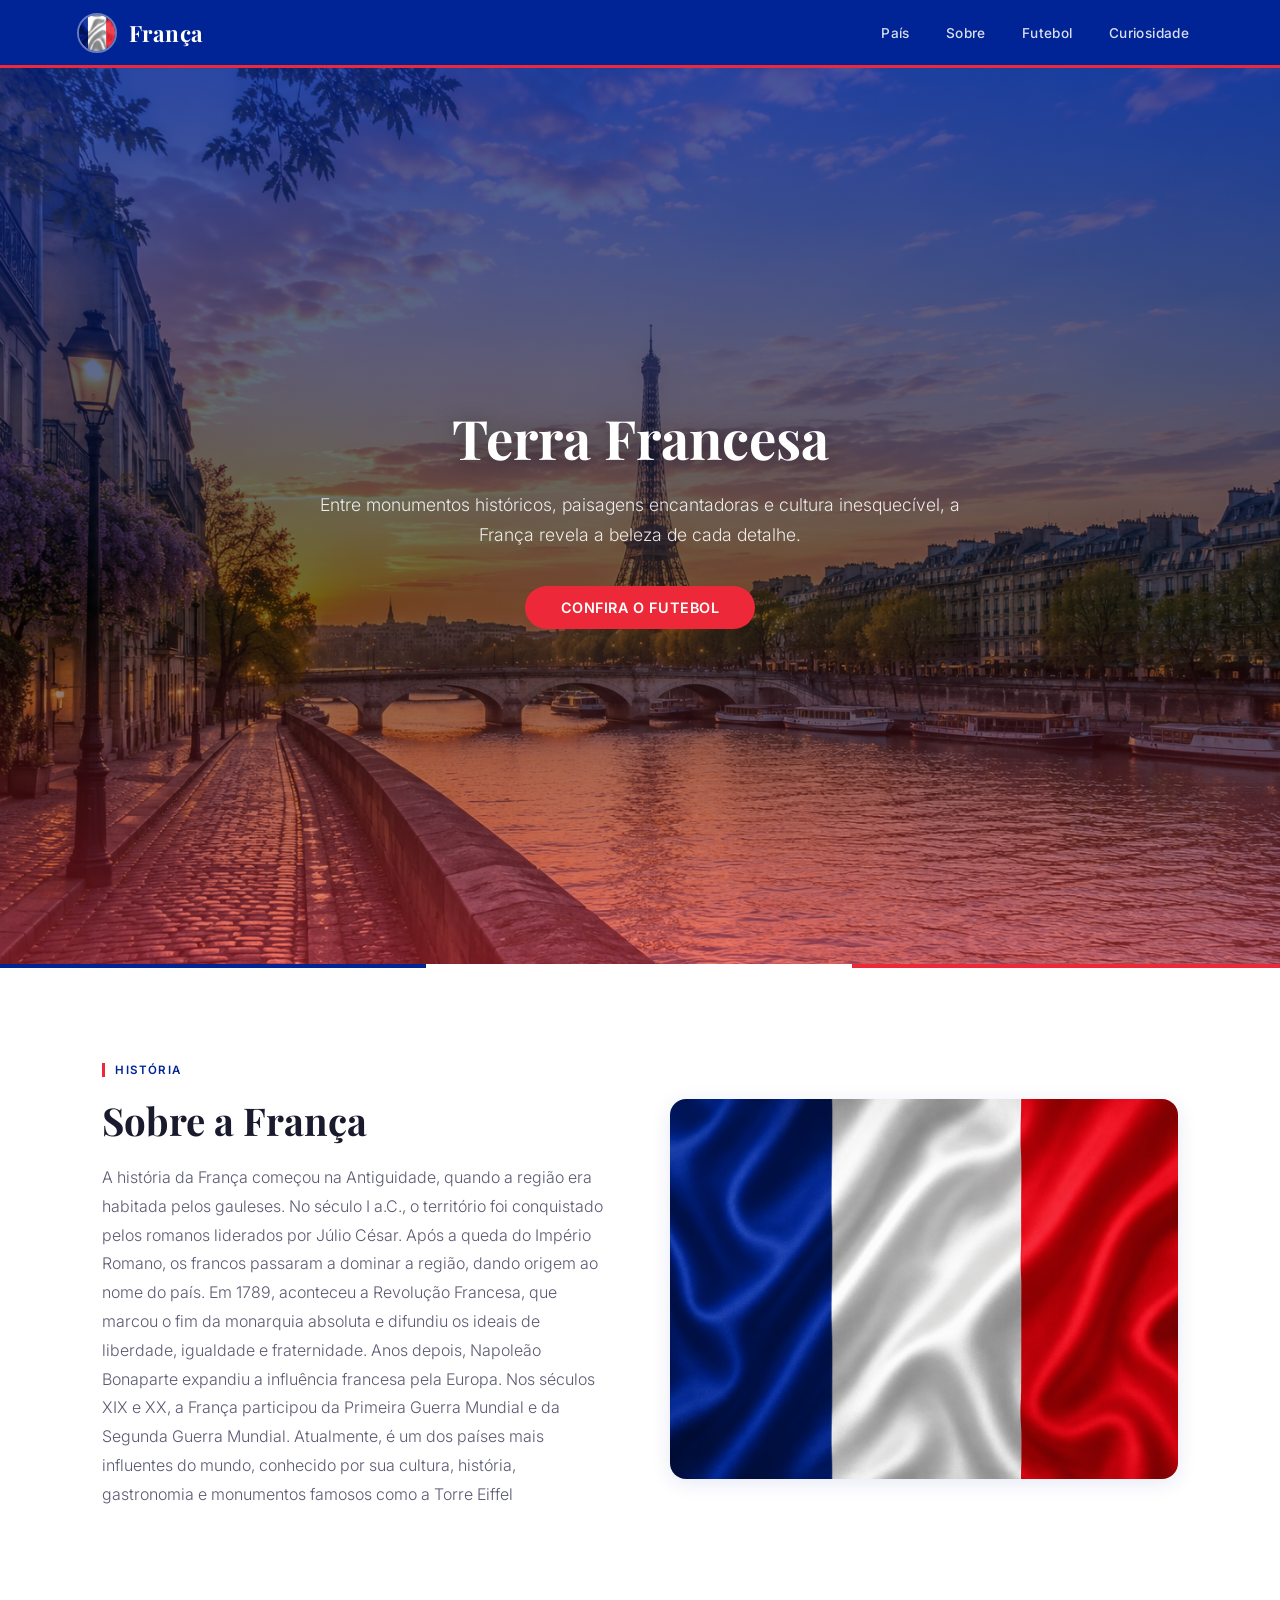
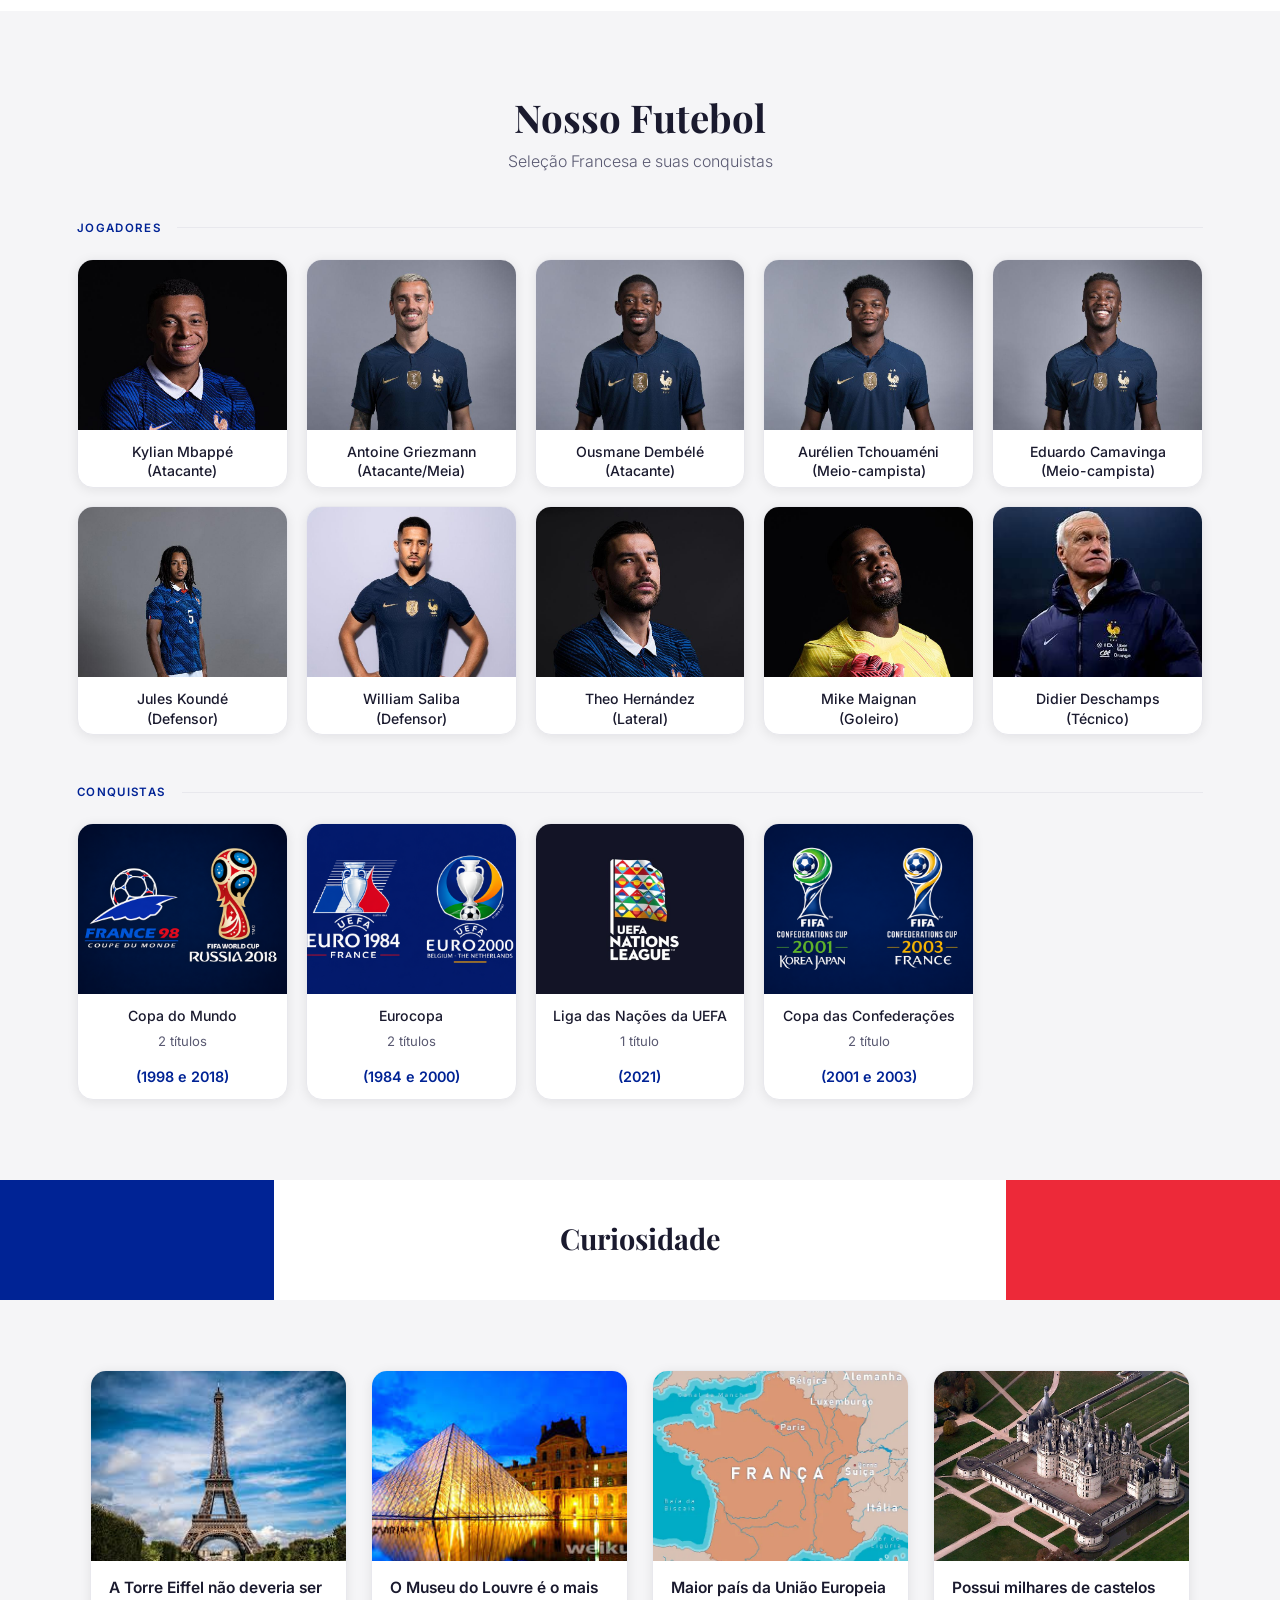
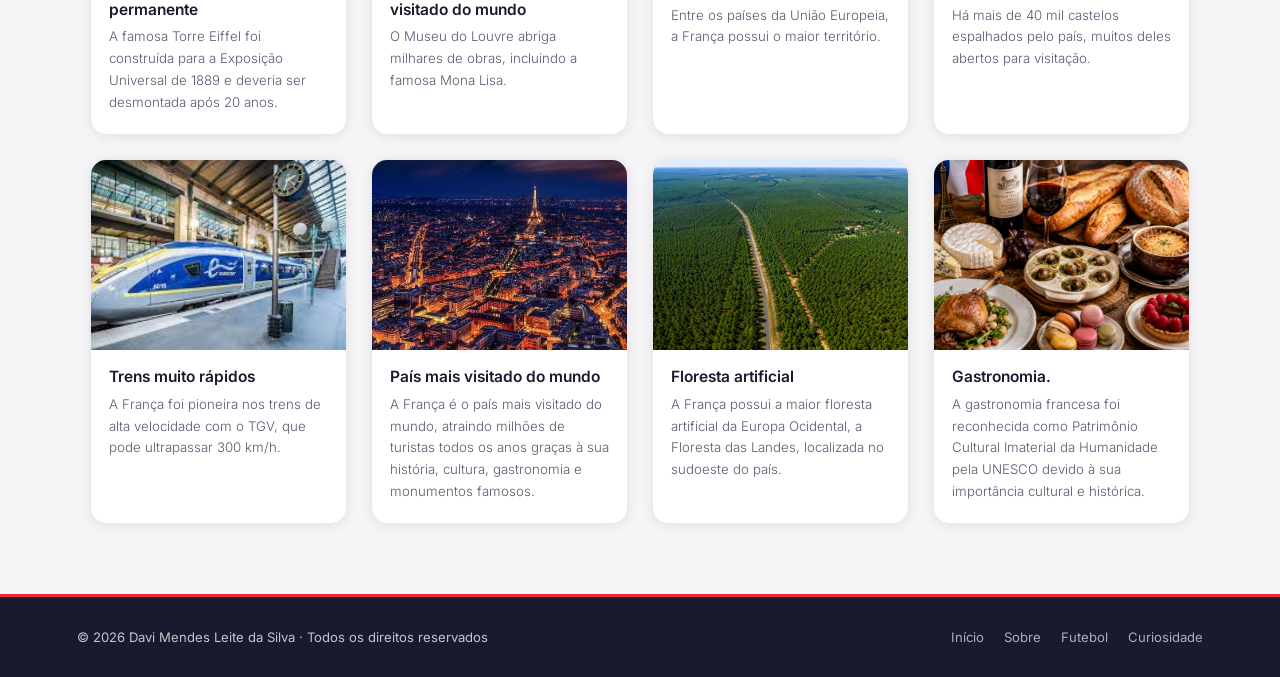
<file: index.html>
<!DOCTYPE html>
<html lang="pt-BR">

<head>
    <meta charset="UTF-8">
    <meta name="viewport" content="width=device-width, initial-scale=1.0">
    <title>França</title>
    <link rel="icon" href="assets/franca.jfif" type="image/png">
    <link rel="stylesheet" href="style.css">

</head>

<body>

    <header class="cabecalho">
        <div class="logo">
            <a href="index.html">
                <img src="assets/franca.jfif">
                <h1>França</h1>
            </a>
        </div>
        <nav class="menu" id="nav-menu">
            <a href="#pais">País</a>
            <a href="#sobre">Sobre</a>
            <a href="#futebol">Futebol</a>
            <a href="#curiosidade">Curiosidade</a>

        </nav>

    </header>

    <main>

        <section id="pais">
            <div class="card_pais">
                <h1>Terra Francesa</h1>
                <p>Entre monumentos históricos, paisagens encantadoras e cultura inesquecível, a França revela a beleza
                    de cada detalhe.</p>
                <a class="btn" href="#futebol">Confira o futebol</a>
            </div>
        </section>

        <section id="sobre">
            <div class="coluna-sobre">
                <span class="secao-eyebrow">História</span>
                <h1>Sobre a França</h1>
                <p>A história da França começou na Antiguidade, quando a região era habitada pelos gauleses. No século I
                    a.C., o território foi conquistado pelos romanos liderados por Júlio César. Após a queda do Império
                    Romano, os francos passaram a dominar a região, dando origem ao nome do país.
                    Em 1789, aconteceu a Revolução Francesa, que marcou o fim da monarquia absoluta e difundiu os ideais
                    de liberdade, igualdade e fraternidade. Anos depois, Napoleão Bonaparte expandiu a influência
                    francesa pela Europa.
                    Nos séculos XIX e XX, a França participou da Primeira Guerra Mundial e da Segunda Guerra Mundial.
                    Atualmente, é um dos países mais influentes do mundo, conhecido por sua cultura, história,
                    gastronomia e monumentos famosos como a Torre Eiffel</p>

            </div>
            </div>
            <div class="sobre-foto">
                <img src="assets/franca2.png">
            </div>
        </section>

        <section id="futebol">
            <div class="futebol-intro">
                <h2>Nosso Futebol</h2>
                <p>Seleção Francesa e suas conquistas</p>
            </div>

            <h3 class="categoria">Jogadores</h3>
            <div class="card-conteiner">
                <article class="card">
                    <figure>
                        <img src="assets/j1.jfif">
                    </figure>
                    <h3>Kylian Mbappé <br>(Atacante)</h3>

                </article>

                <article class="card">
                    <figure>
                        <img src="assets/j2.jfif">
                    </figure>
                    <h3>Antoine Griezmann <br>(Atacante/Meia)</h3>

                </article>

                <article class="card">
                    <figure>
                        <img src="assets/j3.jfif">
                    </figure>
                    <h3>Ousmane Dembélé <br>(Atacante)</h3>

                </article>

                <article class="card">
                    <figure>
                        <img src="assets/j4.jfif">
                    </figure>
                    <h3>Aurélien Tchouaméni <br>(Meio-campista)</h3>

                </article>

                <article class="card">
                    <figure>
                        <img src="assets/j5.jfif">
                    </figure>
                    <h3>Eduardo Camavinga <br>(Meio-campista)</h3>

                </article>

                <article class="card">
                    <figure>
                        <img src="assets/j6.jfif">
                    </figure>
                    <h3>Jules Koundé <br>(Defensor)</h3>

                </article>

                <article class="card">
                    <figure>
                        <img src="assets/jc7.jpg">
                    </figure>
                    <h3>William Saliba <br>(Defensor)</h3>

                </article>

                <article class="card">
                    <figure>
                        <img src="assets/j8.jfif">
                    </figure>
                    <h3>Theo Hernández <br>(Lateral)</h3>

                </article>

                <article class="card">
                    <figure>
                        <img src="assets/j9.jfif">
                    </figure>
                    <h3>Mike Maignan <br>(Goleiro)</h3>

                </article>

                <article class="card">
                    <figure>
                        <img src="assets/treinador.jfif">
                    </figure>
                    <h3>Didier Deschamps <br>(Técnico)</h3>

                </article>
            </div>

            <h3 class="categoria">Conquistas</h3>
            <div class="card-conteiner">
                <article class="card">
                    <figure>
                        <img src="assets/copa.png">
                    </figure>
                    <h3>Copa do Mundo</h3>
                    <p>2 títulos</p>
                    <h4>(1998 e 2018)</h4>
                </article>

                <article class="card">
                    <figure>
                        <img src="assets/euro.png">
                    </figure>
                    <h3>Eurocopa</h3>
                    <p>2 títulos</p>
                    <h4>(1984 e 2000)</h4>
                </article>

                <article class="card">
                    <figure>
                        <img src="assets/uefa.jpg">
                    </figure>
                    <h3>Liga das Nações da UEFA</h3>
                    <p>1 título</p>
                    <h4>(2021)</h4>
                </article>

                <article class="card">
                    <figure>
                        <img src="assets/cup.png">
                    </figure>
                    <h3>Copa das Confederações</h3>
                    <p>2 título</p>
                    <h4>(2001 e 2003)</h4>
                </article>

            </div>
        </section>

        <section id="curiosidade">
            <div class="curiosidade-topo">
                <div class="franca-faixa azul"></div>
                <div class="franca-faixa branco">
                    <h2>Curiosidade</h2>
                </div>
                <div class="franca-faixa vermelho"></div>

        </section>



        <section id="curiosidade">
            <div class="card-curiosidade">
                <article class="cards">
                    <figure>
                        <img src="assets/te.jfif">
                    </figure>
                    <h3>A Torre Eiffel não deveria ser permanente</h3>
                    <h5>A famosa Torre Eiffel foi construída para a Exposição Universal de 1889 e deveria ser desmontada
                        após 20 anos.</h5>
                </article>

                <article class="cards">
                    <figure>
                        <img src="assets/m.jfif">
                    </figure>
                    <h3>O Museu do Louvre é o mais visitado do mundo</h3>
                    <h5>O Museu do Louvre abriga milhares de obras, incluindo a famosa Mona Lisa.</h5>
                </article>

                <article class="cards">
                    <figure>
                        <img src="assets/mapa-franca.webp">
                    </figure>
                    <h3>Maior país da União Europeia</h3>
                    <h5>Entre os países da União Europeia, a França possui o maior território.</h5>
                </article>

                <article class="cards">
                    <figure>
                        <img src="assets/c.jpeg">
                    </figure>
                    <h3>Possui milhares de castelos</h3>
                    <h5>Há mais de 40 mil castelos espalhados pelo país, muitos deles abertos para visitação.</h5>
                </article>

                <article class="cards">
                    <figure>
                        <img src="assets/trens.jfif">
                    </figure>
                    <h3>Trens muito rápidos</h3>
                    <h5>A França foi pioneira nos trens de alta velocidade com o TGV, que pode ultrapassar 300 km/h.
                    </h5>
                </article>

                <article class="cards">
                    <figure>
                        <img src="assets/fc.png">
                    </figure>
                    <h3>País mais visitado do mundo</h3>
                    <h5>A França é o país mais visitado do mundo, atraindo milhões de turistas todos os anos graças à
                        sua história, cultura, gastronomia e monumentos famosos.</h5>
                </article>

                <article class="cards">
                    <figure>
                        <img src="assets/floresta.png">
                    </figure>
                    <h3>Floresta artificial</h3>
                    <h5>A França possui a maior floresta artificial da Europa Ocidental, a Floresta das Landes,
                        localizada no sudoeste do país.</h5>
                </article>

                <article class="cards">
                    <figure>
                        <img src="assets/gastrono.png">
                    </figure>
                    <h3>Gastronomia.</h3>
                    <h5>A gastronomia francesa foi reconhecida como Patrimônio Cultural Imaterial da Humanidade pela
                        UNESCO devido à sua importância cultural e histórica.</h5>
                </article>

            </div>
        </section>

    </main>

    <footer class="footer">
        <p>© 2026 Davi Mendes Leite da Silva · Todos os direitos reservados</p>
        <nav>
            <a href="#pais">Início</a>
            <a href="#sobre">Sobre</a>
            <a href="#futebol">Futebol</a>
            <a href="#curiosidade">Curiosidade</a>

        </nav>
    </footer>

    <button id="btn-topo">↑</button>

    <script>
        // =============================================
        // BOTÃO "VOLTAR AO TOPO"
        // =============================================

        // Monitora o scroll da página: exibe o botão apenas quando o usuário
        // rolou mais de 400px para baixo
        window.addEventListener('scroll', function () {
            var btn = document.getElementById('btn-topo');
            btn.style.display = window.scrollY > 400 ? 'block' : 'none';
        });

        // Ao clicar no botão, rola a página suavemente de volta ao topo
        document.getElementById('btn-topo').addEventListener('click', function () {
            window.scrollTo({ top: 0, behavior: 'smooth' });
        });
    </script>

</body>

</html>
</file>
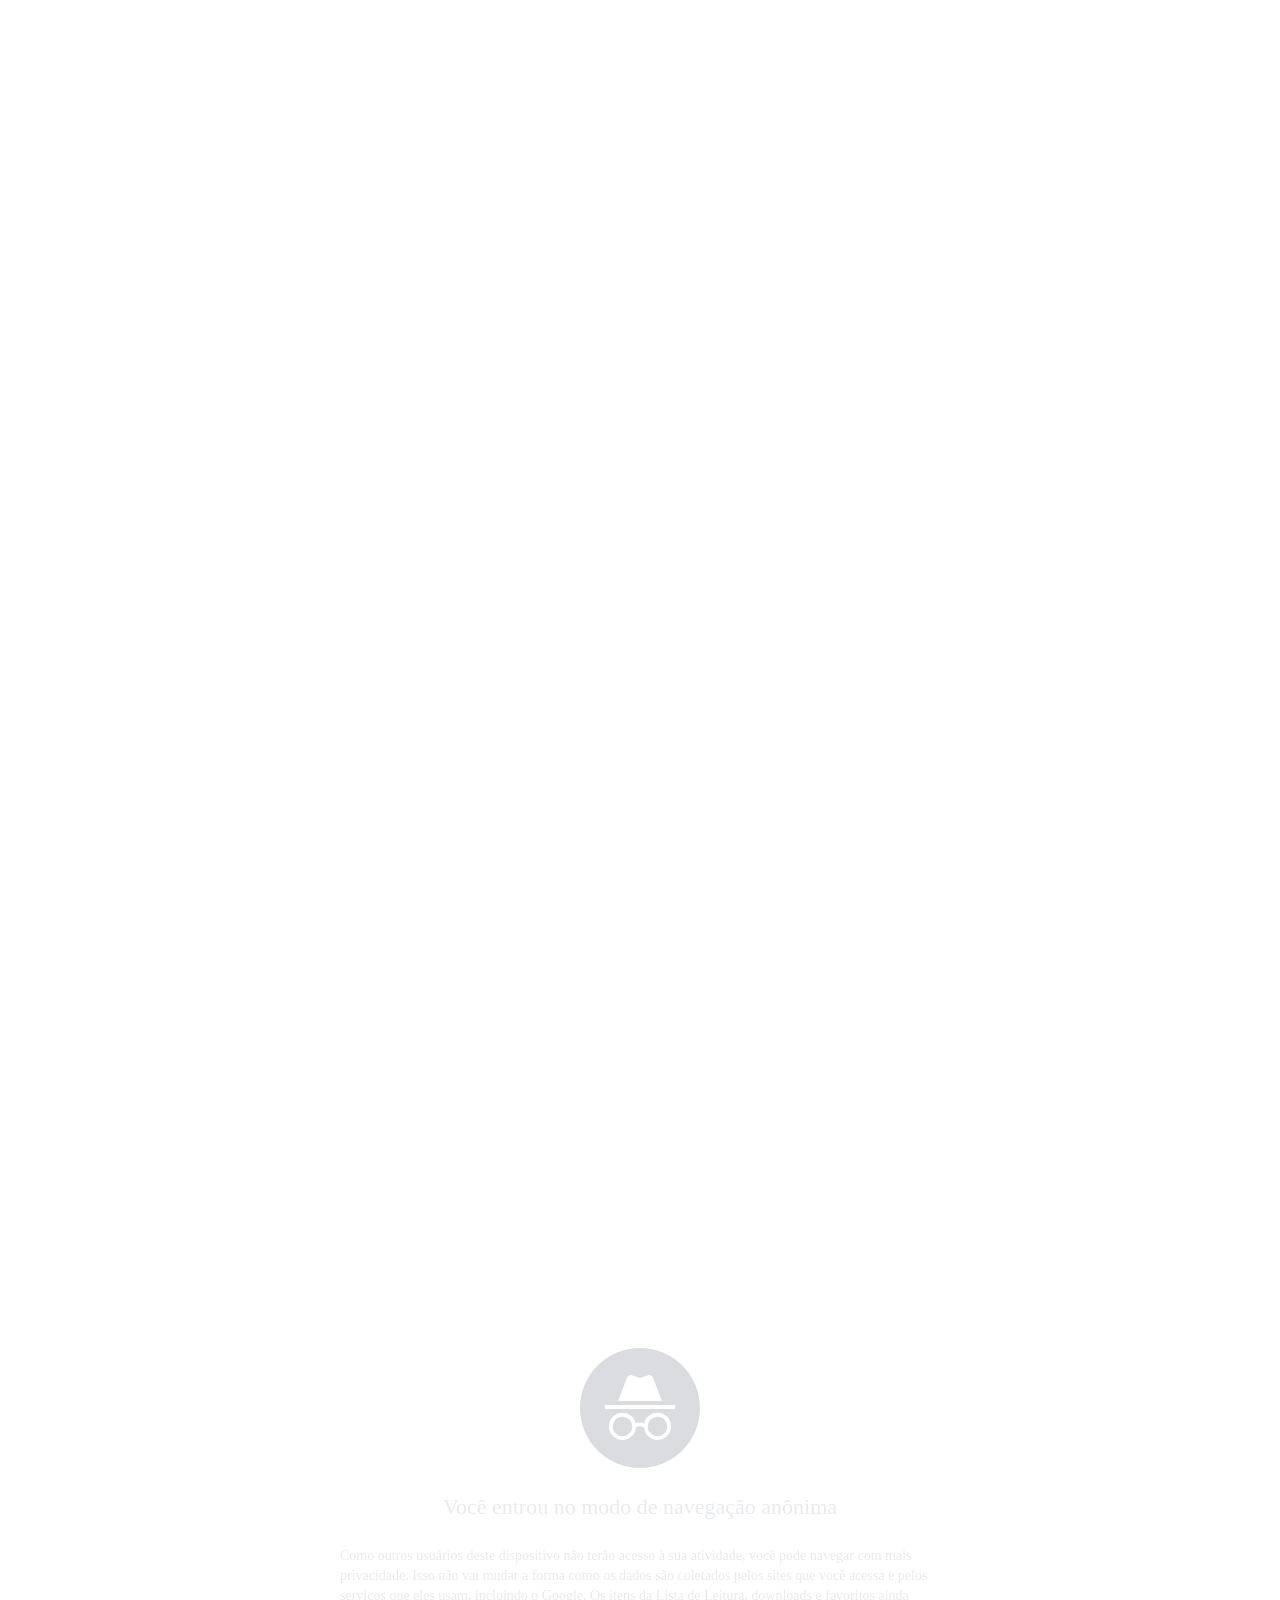
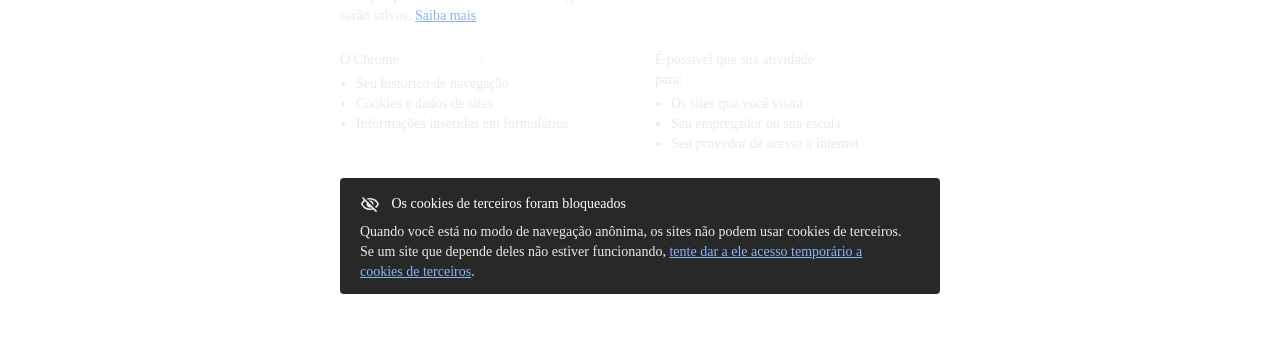
<file: assets/Nova guia anônima.html>
<!DOCTYPE html>
<!-- saved from url=(0014)about:internet -->
<html dir="ltr" hascustombackground="false" lang="pt" class="md"><head><meta http-equiv="Content-Type" content="text/html; charset=UTF-8">

<meta name="color-scheme" content="light dark">
<title>Nova guia anônima</title>
<link rel="icon" type="image/svg+xml" href="[data-uri]">
<meta name="viewport" content="width=device-width">
<link id="incognitothemecss" rel="stylesheet" href="chrome://theme/css/incognito_tab_theme.css?1781789729893">
<script>
// Until themes can clear the cache, force-reload the theme stylesheet.
document.querySelector('#incognitothemecss').href =
    'chrome://theme/css/incognito_tab_theme.css?' + Date.now();
</script>
<link rel="stylesheet" href="chrome://resources/css/text_defaults_md.css">
<style>/* Copyright 2017 The Chromium Authors
 * Use of this source code is governed by a BSD-style license that can be
 * found in the LICENSE file. */

body {
  -webkit-font-smoothing: antialiased;
  font-size: 100%;
  margin: 0;
}

[hidden] {
  display: none !important;
}

/** Typography -------------------------------------------------------------- */

.content {
  color: rgb(232, 234, 237);  /* --google-grey-200 */
  font-size: calc(100% - 2px);
  line-height: calc(100% + 6px);
  min-width: 240px;
}

h1 {
  font-size: calc(100% + 8px);
  font-weight: 400;
  line-height: calc(100% + 8px);
}

em {
  color: white;
  font-style: normal;
}

/* Small font on small screens. */
@media (max-width: 240px),
       (max-height: 320px) {
  .content {
    font-size: calc(100% - 4px);
    line-height: calc(100% + 6px);
  }

  h1 {
    font-size: calc(100% + 4px);
    line-height: calc(100% + 4px);
  }
}

/** Icon -------------------------------------------------------------------- */

.icon {
  content: url([data-uri]);
  height: 120px;
  width: 120px;
}

/* Medium-sized icon on medium-sized screens. */
@media (max-height: 480px),
       (max-width: 720px) {
  .icon {
    height: 72px;
    width: 72px;
  }
}

/* Very small icon on very small screens. */
@media (max-width: 720px) {
  @media (max-width: 240px),
         (max-height: 480px) {
    .icon {
      height: 48px;
      width: 48px;
    }
  }
}

/** The "Learn more" link --------------------------------------------------- */

/* By default, we only show the inline "Learn more" link. */
.content > .learn-more-button {
  display: none;
}

/* On narrow screens, we show the standalone "Learn more" link. */
@media (max-width: 720px) {
  #subtitle > .learn-more-button {
    display: none;
  }

  .content > .learn-more-button {
    display: inline;
  }
}

/** Cookie Controls --------------------------------------------------------- */

#cookie-controls {
  align-items: center;
  background-color: rgb(40, 40, 40); /* var(--neutral-container) */
  border-radius: 4px;
  box-sizing: border-box;
  display: flex;
  padding: 12px 20px;
}

#cookie-controls-description {
  flex: 1;
  padding-inline-end: 12px;
}

#cookie-controls-description em {
  display: block;
}

#cookie-controls-header {
  display: block;
  line-height: 20px;
  margin: 4px 0 8px 0;
}

#cookie-controls-header svg {
  fill: rgba(234, 240, 249, 1);
  height: 20px;
  margin-right: 8px;
  vertical-align: top;
  width: 20px;
}

#cookie-controls-header em {
  display: inline-block;
  font-weight: 500;
}

.learn-more-button,
#cookie-controls-description a {
  color: rgb(138, 180, 248);
}

/** Layout ------------------------------------------------------------------ */

/* Align the content, icon, and title to to the center. */
.content {
  margin-inline-end: auto;
  margin-inline-start: auto;
  max-width: 600px;
}

.icon {
  margin-inline-end: auto;
  margin-inline-start: auto;
}

h1 {
  text-align: center;
}

/* Align the two columns of bulletpoints next to each other. */
#bulletpoints-wrapper {
  display: flex;
  flex-wrap: wrap;
  justify-content: space-between;
}

.bulletpoints {
  flex-basis: 285px;  /* (600px - 30px) / 2. */
  flex-grow: 1;
  flex-shrink: 0;
}

.bulletpoints.first {
  margin-inline-end: 30px;
}

/* On narrow screens, align everything to the left. */
@media (max-width: 720px) {
  .content {
    max-width: 600px !important;  /* must override the rule set by JS which
                                   * is only valid for width > 720px cases. */
    text-align: start;
  }

  .icon {
    margin-inline-start: 0;
  }

  h1 {
    text-align: start;
  }
}

/** Paddings and margins ---------------------------------------------------- */

.bulletpoints ul {
  margin: 4px 0 0;
  padding-inline-start: 16px;
}

/* Wide screens. */
@media (min-width: 720px) {
  .icon,
  h1,
  #subtitle,
  .learn-more-button {
    margin-top: 1.5rem;
  }

  .icon,
  h1,
  #subtitle,
  .bulletpoints,
  #cookie-controls {
    margin-bottom: 1.5rem;
  }

  .content {
    margin-top: 40px;
    min-width: 240px;
    padding: 8px 48px 24px;
  }

  /* Snap the content box to the whole height on short screens. */
  @media (max-height: 480px) {
    html,
    body,
    .content {
      height: 100%;
    }

    .content {
      margin-bottom: 0;
      margin-top: 0;
      padding-bottom: 0;
      padding-top: 0;
    }

    .icon {
      margin-top: 0;
      padding-top: 32px;  /* Define the top offset through the icon's padding,
                           * otherwise the screen height would be 100% + 32px */
    }
  }

  /* Smaller vertical margins on very short screens. */
  @media (max-height: 320px) {
    h1,
    #subtitle {
      margin-bottom: 16px;
      margin-top: 16px;
    }

    .learn-more-button,
    .bulletpoints,
    .icon,
    #cookie-controls {
      margin-bottom: 16px;
    }
  }
}

/* Narrow screens */
@media (max-width: 720px) {
  .content {
    min-width: 176px;
    padding: 72px 32px;
  }

  .icon,
  h1,
  #subtitle {
    margin-bottom: 1.5rem;
    margin-top: 1.5rem;
  }

  .bulletpoints,
  .learn-more-button,
  #cookie-controls {
    margin-bottom: 1.5rem;
  }

  /* Smaller offsets on smaller screens. */
  @media (max-height: 600px) {
    .content {
      padding-top: 48px;
    }

    .icon,
    h1,
    #subtitle {
      margin-bottom: 1rem;
      margin-top: 1rem;
    }

    .bulletpoints,
    .learn-more-button,
    #cookie-controls {
      margin-bottom: 1rem;
    }
  }

  /* Small top offset on very small screens. */
  @media (max-height: 480px) {
    .content {
      padding-top: 32px;
    }
  }

  /* Undo the first and last elements margins. */
  .icon {
    margin-top: 0;
  }

  .learn-more-button {
    margin-bottom: 0;
  }
}

/* Very narrow screens. */
@media (max-width: 240px) {
  .content {
    min-width: 192px;
    padding-inline-end: 24px;
    padding-inline-start: 24px;
  }
}
</style>
<cr-iconset name="cr20" size="20"><template shadowrootmode="open"><!---->
<svg id="baseSvg" xmlns="http://www.w3.org/2000/svg" preserveAspectRatio="xMidYMid meet" focusable="false" viewBox="0 0 20 20">
 </svg>
<slot></slot>
</template>
  <svg>
    <defs>
      <!--
      Keep these in sorted order by id="".
      -->
      <g id="block">
        <path fill-rule="evenodd" clip-rule="evenodd" d="M10 0C4.48 0 0 4.48 0 10C0 15.52 4.48 20 10 20C15.52 20 20 15.52 20 10C20 4.48 15.52 0 10 0ZM2 10C2 5.58 5.58 2 10 2C11.85 2 13.55 2.63 14.9 3.69L3.69 14.9C2.63 13.55 2 11.85 2 10ZM5.1 16.31C6.45 17.37 8.15 18 10 18C14.42 18 18 14.42 18 10C18 8.15 17.37 6.45 16.31 5.1L5.1 16.31Z">
        </path>
      </g>
      <g id="cloud-off">
        <path d="M16 18.125L13.875 16H5C3.88889 16 2.94444 15.6111 2.16667 14.8333C1.38889 14.0556 1 13.1111 1 12C1 10.9444 1.36111 10.0347 2.08333 9.27083C2.80556 8.50694 3.6875 8.09028 4.72917 8.02083C4.77083 7.86805 4.8125 7.72222 4.85417 7.58333C4.90972 7.44444 4.97222 7.30555 5.04167 7.16667L1.875 4L2.9375 2.9375L17.0625 17.0625L16 18.125ZM5 14.5H12.375L6.20833 8.33333C6.15278 8.51389 6.09722 8.70139 6.04167 8.89583C6 9.07639 5.95139 9.25694 5.89583 9.4375L4.83333 9.52083C4.16667 9.57639 3.61111 9.84028 3.16667 10.3125C2.72222 10.7708 2.5 11.3333 2.5 12C2.5 12.6944 2.74306 13.2847 3.22917 13.7708C3.71528 14.2569 4.30556 14.5 5 14.5ZM17.5 15.375L16.3958 14.2917C16.7153 14.125 16.9792 13.8819 17.1875 13.5625C17.3958 13.2431 17.5 12.8889 17.5 12.5C17.5 11.9444 17.3056 11.4722 16.9167 11.0833C16.5278 10.6944 16.0556 10.5 15.5 10.5H14.125L14 9.14583C13.9028 8.11806 13.4722 7.25694 12.7083 6.5625C11.9444 5.85417 11.0417 5.5 10 5.5C9.65278 5.5 9.31944 5.54167 9 5.625C8.69444 5.70833 8.39583 5.82639 8.10417 5.97917L7.02083 4.89583C7.46528 4.61806 7.93056 4.40278 8.41667 4.25C8.91667 4.08333 9.44444 4 10 4C11.4306 4 12.6736 4.48611 13.7292 5.45833C14.7847 6.41667 15.375 7.59722 15.5 9C16.4722 9 17.2986 9.34028 17.9792 10.0208C18.6597 10.7014 19 11.5278 19 12.5C19 13.0972 18.8611 13.6458 18.5833 14.1458C18.3194 14.6458 17.9583 15.0556 17.5 15.375Z">
        </path>
      </g>
      <g id="delete">
        <path d="M 5.832031 17.5 C 5.375 17.5 4.984375 17.335938 4.65625 17.011719 C 4.328125 16.683594 4.167969 16.292969 4.167969 15.832031 L 4.167969 5 L 3.332031 5 L 3.332031 3.332031 L 7.5 3.332031 L 7.5 2.5 L 12.5 2.5 L 12.5 3.332031 L 16.667969 3.332031 L 16.667969 5 L 15.832031 5 L 15.832031 15.832031 C 15.832031 16.292969 15.671875 16.683594 15.34375 17.011719 C 15.015625 17.335938 14.625 17.5 14.167969 17.5 Z M 14.167969 5 L 5.832031 5 L 5.832031 15.832031 L 14.167969 15.832031 Z M 7.5 14.167969 L 9.167969 14.167969 L 9.167969 6.667969 L 7.5 6.667969 Z M 10.832031 14.167969 L 12.5 14.167969 L 12.5 6.667969 L 10.832031 6.667969 Z M 5.832031 5 L 5.832031 15.832031 Z M 5.832031 5 ">
        </path>
      </g>
      <g id="domain" viewBox="0 -960 960 960">
        <path d="M96-144v-672h384v144h384v528H96Zm72-72h72v-72h-72v72Zm0-152h72v-72h-72v72Zm0-152h72v-72h-72v72Zm0-152h72v-72h-72v72Zm168 456h72v-72h-72v72Zm0-152h72v-72h-72v72Zm0-152h72v-72h-72v72Zm0-152h72v-72h-72v72Zm144 456h312v-384H480v80h72v72h-72v80h72v72h-72v80Zm168-232v-72h72v72h-72Zm0 152v-72h72v72h-72Z"></path>
      </g>
      <g id="kite">
        <path fill-rule="evenodd" clip-rule="evenodd" d="M4.6327 8.00094L10.3199 2L16 8.00094L10.1848 16.8673C10.0995 16.9873 10.0071 17.1074 9.90047 17.2199C9.42417 17.7225 8.79147 18 8.11611 18C7.44076 18 6.80806 17.7225 6.33175 17.2199C5.85545 16.7173 5.59242 16.0497 5.59242 15.3371C5.59242 14.977 5.46445 14.647 5.22275 14.3919C4.98104 14.1369 4.66825 14.0019 4.32701 14.0019H4V12.6667H4.32701C5.00237 12.6667 5.63507 12.9442 6.11137 13.4468C6.58768 13.9494 6.85071 14.617 6.85071 15.3296C6.85071 15.6896 6.97867 16.0197 7.22038 16.2747C7.46209 16.5298 7.77488 16.6648 8.11611 16.6648C8.45735 16.6648 8.77014 16.5223 9.01185 16.2747C9.02396 16.2601 9.03607 16.246 9.04808 16.2319C9.08541 16.1883 9.12176 16.1458 9.15403 16.0947L9.55213 15.4946L4.6327 8.00094ZM10.3199 13.9371L6.53802 8.17116L10.3199 4.1814L14.0963 8.17103L10.3199 13.9371Z">
        </path>
      </g>
      <g id="menu">
        <path d="M2 4h16v2H2zM2 9h16v2H2zM2 14h16v2H2z"></path>
      </g>
      <g id="password">
        <path d="M5.833 11.667c.458 0 .847-.16 1.167-.479.333-.333.5-.729.5-1.188s-.167-.847-.5-1.167a1.555 1.555 0 0 0-1.167-.5c-.458 0-.854.167-1.188.5A1.588 1.588 0 0 0 4.166 10c0 .458.16.854.479 1.188.333.319.729.479 1.188.479Zm0 3.333c-1.389 0-2.569-.486-3.542-1.458C1.319 12.569.833 11.389.833 10c0-1.389.486-2.569 1.458-3.542C3.264 5.486 4.444 5 5.833 5c.944 0 1.813.243 2.604.729a4.752 4.752 0 0 1 1.833 1.979h7.23c.458 0 .847.167 1.167.5.333.319.5.708.5 1.167v3.958c0 .458-.167.854-.5 1.188A1.588 1.588 0 0 1 17.5 15h-3.75a1.658 1.658 0 0 1-1.188-.479 1.658 1.658 0 0 1-.479-1.188v-1.042H10.27a4.59 4.59 0 0 1-1.813 2A5.1 5.1 0 0 1 5.833 15Zm3.292-4.375h4.625v2.708H15v-1.042a.592.592 0 0 1 .167-.438.623.623 0 0 1 .458-.188c.181 0 .327.063.438.188a.558.558 0 0 1 .188.438v1.042H17.5V9.375H9.125a3.312 3.312 0 0 0-1.167-1.938 3.203 3.203 0 0 0-2.125-.77 3.21 3.21 0 0 0-2.354.979C2.827 8.298 2.5 9.083 2.5 10s.327 1.702.979 2.354a3.21 3.21 0 0 0 2.354.979c.806 0 1.514-.25 2.125-.75.611-.514 1-1.167 1.167-1.958Z"></path>
      </g>
      
  </defs></svg>
</cr-iconset><cr-iconset name="cr" size="24"><template shadowrootmode="open"><!---->
<svg id="baseSvg" xmlns="http://www.w3.org/2000/svg" preserveAspectRatio="xMidYMid meet" focusable="false" viewBox="0 0 24 24">
 </svg>
<slot></slot>
</template>
  <svg>
    <defs>
      <!--
      These icons are copied from Polymer's iron-icons and kept in sorted order.
      -->
      <g id="add">
        <path d="M19 13h-6v6h-2v-6H5v-2h6V5h2v6h6v2z"></path>
      </g>
      <g id="arrow-back">
        <path d="m7.824 13 5.602 5.602L12 20l-8-8 8-8 1.426 1.398L7.824 11H20v2Zm0 0">
        </path>
      </g>
      <g id="arrow-drop-up">
        <path d="M7 14l5-5 5 5z"></path>
      </g>
      <g id="arrow-drop-down">
        <path d="M7 10l5 5 5-5z"></path>
      </g>
      <g id="arrow-forward">
        <path d="M12 4l-1.41 1.41L16.17 11H4v2h12.17l-5.58 5.59L12 20l8-8z">
        </path>
      </g>
      <g id="arrow-right">
        <path d="M10 7l5 5-5 5z"></path>
      </g>
      <g id="cancel">
        <path d="M12 2C6.47 2 2 6.47 2 12s4.47 10 10 10 10-4.47 10-10S17.53 2 12 2zm5 13.59L15.59 17 12 13.41 8.41 17 7 15.59 10.59 12 7 8.41 8.41 7 12 10.59 15.59 7 17 8.41 13.41 12 17 15.59z">
        </path>
      </g>
      <g id="check">
        <path d="M9 16.17L4.83 12l-1.42 1.41L9 19 21 7l-1.41-1.41z"></path>
      </g>
      <g id="check-circle" viewBox="0 -960 960 960">
        <path d="m424-296 282-282-56-56-226 226-114-114-56 56 170 170Zm56 216q-83 0-156-31.5T197-197q-54-54-85.5-127T80-480q0-83 31.5-156T197-763q54-54 127-85.5T480-880q83 0 156 31.5T763-763q54 54 85.5 127T880-480q0 83-31.5 156T763-197q-54 54-127 85.5T480-80Zm0-80q134 0 227-93t93-227q0-134-93-227t-227-93q-134 0-227 93t-93 227q0 134 93 227t227 93Zm0-320Z"></path>
      </g>
      <g id="chevron-left">
        <path d="M15.41 7.41L14 6l-6 6 6 6 1.41-1.41L10.83 12z"></path>
      </g>
      <g id="chevron-right">
        <path d="M10 6L8.59 7.41 13.17 12l-4.58 4.59L10 18l6-6z"></path>
      </g>
      <g id="clear">
        <path d="M19 6.41L17.59 5 12 10.59 6.41 5 5 6.41 10.59 12 5 17.59 6.41 19 12 13.41 17.59 19 19 17.59 13.41 12z">
        </path>
      </g>
      <g id="chrome-product" viewBox="0 -960 960 960">
        <path d="M336-479q0 60 42 102t102 42q60 0 102-42t42-102q0-60-42-102t-102-42q-60 0-102 42t-42 102Zm144 216q11 0 22.5-.5T525-267L427-99q-144-16-237.5-125T96-479q0-43 9.5-84.5T134-645l160 274q28 51 78 79.5T480-263Zm0-432q-71 0-126.5 42T276-545l-98-170q53-71 132.5-109.5T480-863q95 0 179 45t138 123H480Zm356 72q15 35 21.5 71t6.5 73q0 155-100 260.5T509-96l157-275q14-25 22-52t8-56q0-40-15-77t-41-67h196Z">
        </path>
      </g>
      <g id="close">
        <path d="M19 6.41L17.59 5 12 10.59 6.41 5 5 6.41 10.59 12 5 17.59 6.41 19 12 13.41 17.59 19 19 17.59 13.41 12z">
        </path>
      </g>
      <g id="computer">
        <path d="M20 18c1.1 0 1.99-.9 1.99-2L22 6c0-1.1-.9-2-2-2H4c-1.1 0-2 .9-2 2v10c0 1.1.9 2 2 2H0v2h24v-2h-4zM4 6h16v10H4V6z">
        </path>
      </g>
      <g id="create">
        <path d="M3 17.25V21h3.75L17.81 9.94l-3.75-3.75L3 17.25zM20.71 7.04c.39-.39.39-1.02 0-1.41l-2.34-2.34c-.39-.39-1.02-.39-1.41 0l-1.83 1.83 3.75 3.75 1.83-1.83z">
        </path>
      </g>
      <g id="delete" viewBox="0 -960 960 960">
        <path d="M309.37-135.87q-34.48 0-58.74-24.26-24.26-24.26-24.26-58.74v-474.5h-53.5v-83H378.5v-53.5h202.52v53.5h206.11v83h-53.5v474.07q0 35.21-24.26 59.32t-58.74 24.11H309.37Zm341.26-557.5H309.37v474.5h341.26v-474.5ZM379.7-288.24h77.5v-336h-77.5v336Zm123.1 0h77.5v-336h-77.5v336ZM309.37-693.37v474.5-474.5Z">
        </path>
      </g>
      <g id="domain">
        <path d="M12 7V3H2v18h20V7H12zM6 19H4v-2h2v2zm0-4H4v-2h2v2zm0-4H4V9h2v2zm0-4H4V5h2v2zm4 12H8v-2h2v2zm0-4H8v-2h2v2zm0-4H8V9h2v2zm0-4H8V5h2v2zm10 12h-8v-2h2v-2h-2v-2h2v-2h-2V9h8v10zm-2-8h-2v2h2v-2zm0 4h-2v2h2v-2z">
        </path>
      </g>
      <!-- source: https://fonts.google.com/icons?selected=Material+Symbols+Outlined:family_link:FILL@0;wght@0;GRAD@0;opsz@24&icon.size=24&icon.color=%23e8eaed -->
      <g id="kite" viewBox="0 -960 960 960">
        <path d="M390-40q-51 0-90.5-30.5T246-149q-6-23-25-37t-43-14q-16 0-30 6.5T124-175l-61-51q21-26 51.5-40t63.5-14q51 0 91 30t54 79q6 23 25 37t42 14q19 0 34-10t26-25l1-2-276-381q-8-11-11.5-23t-3.5-24q0-16 6-30.5t18-26.5l260-255q11-11 26-17t30-6q15 0 30 6t26 17l260 255q12 12 18 26.5t6 30.5q0 12-3.5 24T825-538L500-88q-18 25-48 36.5T390-40Zm110-185 260-360-260-255-259 256 259 359Zm1-308Z"></path>
        
      </g>
      <g id="error">
        <path d="M12 2C6.48 2 2 6.48 2 12s4.48 10 10 10 10-4.48 10-10S17.52 2 12 2zm1 15h-2v-2h2v2zm0-4h-2V7h2v6z">
        </path>
      </g>
      <g id="error-outline">
        <path d="M11 15h2v2h-2zm0-8h2v6h-2zm.99-5C6.47 2 2 6.48 2 12s4.47 10 9.99 10C17.52 22 22 17.52 22 12S17.52 2 11.99 2zM12 20c-4.42 0-8-3.58-8-8s3.58-8 8-8 8 3.58 8 8-3.58 8-8 8z">
        </path>
      </g>
      <g id="expand-less">
        <path d="M12 8l-6 6 1.41 1.41L12 10.83l4.59 4.58L18 14z"></path>
      </g>
      <g id="expand-more">
        <path d="M16.59 8.59L12 13.17 7.41 8.59 6 10l6 6 6-6z"></path>
      </g>
      <g id="extension">
        <path d="M20.5 11H19V7c0-1.1-.9-2-2-2h-4V3.5C13 2.12 11.88 1 10.5 1S8 2.12 8 3.5V5H4c-1.1 0-1.99.9-1.99 2v3.8H3.5c1.49 0 2.7 1.21 2.7 2.7s-1.21 2.7-2.7 2.7H2V20c0 1.1.9 2 2 2h3.8v-1.5c0-1.49 1.21-2.7 2.7-2.7 1.49 0 2.7 1.21 2.7 2.7V22H17c1.1 0 2-.9 2-2v-4h1.5c1.38 0 2.5-1.12 2.5-2.5S21.88 11 20.5 11z">
        </path>
      </g>
      <g id="file-download" viewBox="0 -960 960 960">
        <path d="M480-336 288-528l51-51 105 105v-342h72v342l105-105 51 51-192 192ZM263.72-192Q234-192 213-213.15T192-264v-72h72v72h432v-72h72v72q0 29.7-21.16 50.85Q725.68-192 695.96-192H263.72Z"></path>
      </g>
      <g id="fullscreen">
        <path d="M7 14H5v5h5v-2H7v-3zm-2-4h2V7h3V5H5v5zm12 7h-3v2h5v-5h-2v3zM14 5v2h3v3h2V5h-5z">
        </path>
      </g>
      <g id="group">
        <path d="M16 11c1.66 0 2.99-1.34 2.99-3S17.66 5 16 5c-1.66 0-3 1.34-3 3s1.34 3 3 3zm-8 0c1.66 0 2.99-1.34 2.99-3S9.66 5 8 5C6.34 5 5 6.34 5 8s1.34 3 3 3zm0 2c-2.33 0-7 1.17-7 3.5V19h14v-2.5c0-2.33-4.67-3.5-7-3.5zm8 0c-.29 0-.62.02-.97.05 1.16.84 1.97 1.97 1.97 3.45V19h6v-2.5c0-2.33-4.67-3.5-7-3.5z">
        </path>
      </g>
      <g id="help-outline">
        <path d="M11 18h2v-2h-2v2zm1-16C6.48 2 2 6.48 2 12s4.48 10 10 10 10-4.48 10-10S17.52 2 12 2zm0 18c-4.41 0-8-3.59-8-8s3.59-8 8-8 8 3.59 8 8-3.59 8-8 8zm0-14c-2.21 0-4 1.79-4 4h2c0-1.1.9-2 2-2s2 .9 2 2c0 2-3 1.75-3 5h2c0-2.25 3-2.5 3-5 0-2.21-1.79-4-4-4z">
        </path>
      </g>
      <g id="history">
        <path d="M12.945312 22.75 C 10.320312 22.75 8.074219 21.839844 6.207031 20.019531 C 4.335938 18.199219 3.359375 15.972656 3.269531 13.34375 L 5.089844 13.34375 C 5.175781 15.472656 5.972656 17.273438 7.480469 18.742188 C 8.988281 20.210938 10.808594 20.945312 12.945312 20.945312 C 15.179688 20.945312 17.070312 20.164062 18.621094 18.601562 C 20.167969 17.039062 20.945312 15.144531 20.945312 12.910156 C 20.945312 10.714844 20.164062 8.855469 18.601562 7.335938 C 17.039062 5.816406 15.15625 5.054688 12.945312 5.054688 C 11.710938 5.054688 10.554688 5.339844 9.480469 5.902344 C 8.402344 6.46875 7.476562 7.226562 6.699219 8.179688 L 9.585938 8.179688 L 9.585938 9.984375 L 3.648438 9.984375 L 3.648438 4.0625 L 5.453125 4.0625 L 5.453125 6.824219 C 6.386719 5.707031 7.503906 4.828125 8.804688 4.199219 C 10.109375 3.566406 11.488281 3.25 12.945312 3.25 C 14.300781 3.25 15.570312 3.503906 16.761719 4.011719 C 17.949219 4.519531 18.988281 5.214844 19.875 6.089844 C 20.761719 6.964844 21.464844 7.992188 21.976562 9.167969 C 22.492188 10.34375 22.75 11.609375 22.75 12.964844 C 22.75 14.316406 22.492188 15.589844 21.976562 16.777344 C 21.464844 17.964844 20.761719 19.003906 19.875 19.882812 C 18.988281 20.765625 17.949219 21.464844 16.761719 21.976562 C 15.570312 22.492188 14.300781 22.75 12.945312 22.75 Z M 16.269531 17.460938 L 12.117188 13.34375 L 12.117188 7.527344 L 13.921875 7.527344 L 13.921875 12.601562 L 17.550781 16.179688 Z M 16.269531 17.460938">
        </path>
      </g>
      <g id="info">
        <path d="M12 2C6.48 2 2 6.48 2 12s4.48 10 10 10 10-4.48 10-10S17.52 2 12 2zm1 15h-2v-6h2v6zm0-8h-2V7h2v2z">
        </path>
      </g>
      <g id="info-outline">
        <path d="M11 17h2v-6h-2v6zm1-15C6.48 2 2 6.48 2 12s4.48 10 10 10 10-4.48 10-10S17.52 2 12 2zm0 18c-4.41 0-8-3.59-8-8s3.59-8 8-8 8 3.59 8 8-3.59 8-8 8zM11 9h2V7h-2v2z">
        </path>
      </g>
      <g id="insert-drive-file">
        <path d="M6 2c-1.1 0-1.99.9-1.99 2L4 20c0 1.1.89 2 1.99 2H18c1.1 0 2-.9 2-2V8l-6-6H6zm7 7V3.5L18.5 9H13z">
        </path>
      </g>
      <g id="location-on">
        <path d="M12 2C8.13 2 5 5.13 5 9c0 5.25 7 13 7 13s7-7.75 7-13c0-3.87-3.13-7-7-7zm0 9.5c-1.38 0-2.5-1.12-2.5-2.5s1.12-2.5 2.5-2.5 2.5 1.12 2.5 2.5-1.12 2.5-2.5 2.5z">
        </path>
      </g>
      <g id="mic">
        <path d="M12 14c1.66 0 2.99-1.34 2.99-3L15 5c0-1.66-1.34-3-3-3S9 3.34 9 5v6c0 1.66 1.34 3 3 3zm5.3-3c0 3-2.54 5.1-5.3 5.1S6.7 14 6.7 11H5c0 3.41 2.72 6.23 6 6.72V21h2v-3.28c3.28-.48 6-3.3 6-6.72h-1.7z">
        </path>
      </g>
      <g id="more-vert">
        <path d="M12 8c1.1 0 2-.9 2-2s-.9-2-2-2-2 .9-2 2 .9 2 2 2zm0 2c-1.1 0-2 .9-2 2s.9 2 2 2 2-.9 2-2-.9-2-2-2zm0 6c-1.1 0-2 .9-2 2s.9 2 2 2 2-.9 2-2-.9-2-2-2z">
        </path>
      </g>
      <g id="open-in-new" viewBox="0 -960 960 960">
        <path d="M216-144q-29.7 0-50.85-21.15Q144-186.3 144-216v-528q0-29.7 21.15-50.85Q186.3-816 216-816h264v72H216v528h528v-264h72v264q0 29.7-21.15 50.85Q773.7-144 744-144H216Zm171-192-51-51 357-357H576v-72h240v240h-72v-117L387-336Z">
        </path>
      </g>
      <g id="person">
        <path d="M12 12c2.21 0 4-1.79 4-4s-1.79-4-4-4-4 1.79-4 4 1.79 4 4 4zm0 2c-2.67 0-8 1.34-8 4v2h16v-2c0-2.66-5.33-4-8-4z">
        </path>
      </g>
      <g id="phonelink">
        <path d="M4 6h18V4H4c-1.1 0-2 .9-2 2v11H0v3h14v-3H4V6zm19 2h-6c-.55 0-1 .45-1 1v10c0 .55.45 1 1 1h6c.55 0 1-.45 1-1V9c0-.55-.45-1-1-1zm-1 9h-4v-7h4v7z">
        </path>
      </g>
      <g id="print">
        <path d="M19 8H5c-1.66 0-3 1.34-3 3v6h4v4h12v-4h4v-6c0-1.66-1.34-3-3-3zm-3 11H8v-5h8v5zm3-7c-.55 0-1-.45-1-1s.45-1 1-1 1 .45 1 1-.45 1-1 1zm-1-9H6v4h12V3z">
        </path>
      </g>
      <g id="schedule">
        <path d="M11.99 2C6.47 2 2 6.48 2 12s4.47 10 9.99 10C17.52 22 22 17.52 22 12S17.52 2 11.99 2zM12 20c-4.42 0-8-3.58-8-8s3.58-8 8-8 8 3.58 8 8-3.58 8-8 8zm.5-13H11v6l5.25 3.15.75-1.23-4.5-2.67z">
        </path>
      </g>
      <g id="search">
        <path d="M15.5 14h-.79l-.28-.27C15.41 12.59 16 11.11 16 9.5 16 5.91 13.09 3 9.5 3S3 5.91 3 9.5 5.91 16 9.5 16c1.61 0 3.09-.59 4.23-1.57l.27.28v.79l5 4.99L20.49 19l-4.99-5zm-6 0C7.01 14 5 11.99 5 9.5S7.01 5 9.5 5 14 7.01 14 9.5 11.99 14 9.5 14z">
        </path>
      </g>
      <g id="security">
        <path d="M12 1L3 5v6c0 5.55 3.84 10.74 9 12 5.16-1.26 9-6.45 9-12V5l-9-4zm0 10.99h7c-.53 4.12-3.28 7.79-7 8.94V12H5V6.3l7-3.11v8.8z">
        </path>
      </g>
      <!-- The <g> IDs are exposed as global variables in Vulcanized mode, which
        conflicts with the "settings" namespace of MD Settings. Using an "_icon"
        suffix prevents the naming conflict. -->
      <g id="settings_icon">
        <path d="M19.43 12.98c.04-.32.07-.64.07-.98s-.03-.66-.07-.98l2.11-1.65c.19-.15.24-.42.12-.64l-2-3.46c-.12-.22-.39-.3-.61-.22l-2.49 1c-.52-.4-1.08-.73-1.69-.98l-.38-2.65C14.46 2.18 14.25 2 14 2h-4c-.25 0-.46.18-.49.42l-.38 2.65c-.61.25-1.17.59-1.69.98l-2.49-1c-.23-.09-.49 0-.61.22l-2 3.46c-.13.22-.07.49.12.64l2.11 1.65c-.04.32-.07.65-.07.98s.03.66.07.98l-2.11 1.65c-.19.15-.24.42-.12.64l2 3.46c.12.22.39.3.61.22l2.49-1c.52.4 1.08.73 1.69.98l.38 2.65c.03.24.24.42.49.42h4c.25 0 .46-.18.49-.42l.38-2.65c.61-.25 1.17-.59 1.69-.98l2.49 1c.23.09.49 0 .61-.22l2-3.46c.12-.22.07-.49-.12-.64l-2.11-1.65zM12 15.5c-1.93 0-3.5-1.57-3.5-3.5s1.57-3.5 3.5-3.5 3.5 1.57 3.5 3.5-1.57 3.5-3.5 3.5z">
        </path>
      </g>
      <g id="star">
        <path d="M12 17.27L18.18 21l-1.64-7.03L22 9.24l-7.19-.61L12 2 9.19 8.63 2 9.24l5.46 4.73L5.82 21z">
        </path>
      </g>
      <g id="sync" viewBox="0 -960 960 960">
        <path d="M216-192v-72h74q-45-40-71.5-95.5T192-480q0-101 61-177.5T408-758v75q-63 23-103.5 77.5T264-480q0 48 19.5 89t52.5 70v-63h72v192H216Zm336-10v-75q63-23 103.5-77.5T696-480q0-48-19.5-89T624-639v63h-72v-192h192v72h-74q45 40 71.5 95.5T768-480q0 101-61 177.5T552-202Z">
        </path>
      </g>
      <g id="thumbs-down">
        <path d="M6 3h11v13l-7 7-1.25-1.25a1.454 1.454 0 0 1-.3-.475c-.067-.2-.1-.392-.1-.575v-.35L9.45 16H3c-.533 0-1-.2-1.4-.6-.4-.4-.6-.867-.6-1.4v-2c0-.117.017-.242.05-.375s.067-.258.1-.375l3-7.05c.15-.333.4-.617.75-.85C5.25 3.117 5.617 3 6 3Zm9 2H6l-3 7v2h9l-1.35 5.5L15 15.15V5Zm0 10.15V5v10.15Zm2 .85v-2h3V5h-3V3h5v13h-5Z">
        </path>
      </g>
      <g id="thumbs-down-filled">
        <path d="M6 3h10v13l-7 7-1.25-1.25a1.336 1.336 0 0 1-.29-.477 1.66 1.66 0 0 1-.108-.574v-.347L8.449 16H3c-.535 0-1-.2-1.398-.602C1.199 15 1 14.535 1 14v-2c0-.117.012-.242.04-.375.022-.133.062-.258.108-.375l3-7.05c.153-.333.403-.618.75-.848A1.957 1.957 0 0 1 6 3Zm12 13V3h4v13Zm0 0">
        </path>
      </g>
      <g id="thumbs-up">
        <path d="M18 21H7V8l7-7 1.25 1.25c.117.117.208.275.275.475.083.2.125.392.125.575v.35L14.55 8H21c.533 0 1 .2 1.4.6.4.4.6.867.6 1.4v2c0 .117-.017.242-.05.375s-.067.258-.1.375l-3 7.05c-.15.333-.4.617-.75.85-.35.233-.717.35-1.1.35Zm-9-2h9l3-7v-2h-9l1.35-5.5L9 8.85V19ZM9 8.85V19 8.85ZM7 8v2H4v9h3v2H2V8h5Z">
        </path>
      </g>
      <g id="thumbs-up-filled">
        <path d="M18 21H8V8l7-7 1.25 1.25c.117.117.21.273.29.477.073.199.108.39.108.574v.347L15.551 8H21c.535 0 1 .2 1.398.602C22.801 9 23 9.465 23 10v2c0 .117-.012.242-.04.375a1.897 1.897 0 0 1-.108.375l-3 7.05a2.037 2.037 0 0 1-.75.848A1.957 1.957 0 0 1 18 21ZM6 8v13H2V8Zm0 0">
      </path></g>
      <g id="videocam" viewBox="0 -960 960 960">
        <path d="M216-192q-29 0-50.5-21.5T144-264v-432q0-29.7 21.5-50.85Q187-768 216-768h432q29.7 0 50.85 21.15Q720-725.7 720-696v168l144-144v384L720-432v168q0 29-21.15 50.5T648-192H216Zm0-72h432v-432H216v432Zm0 0v-432 432Z">
        </path>
      </g>
      <g id="warning">
        <path d="M1 21h22L12 2 1 21zm12-3h-2v-2h2v2zm0-4h-2v-4h2v4z"></path>
      </g>
    </defs>
  </svg>
</cr-iconset></head>
<body>
<div class="content">
  <div class="icon" role="presentation" alt=""></div>
  <h1>Você entrou no modo de navegação anônima</h1>
  <p id="subtitle">
    <span>Como outros usuários deste dispositivo não terão acesso à sua atividade, você pode navegar com mais privacidade. Isso não vai mudar a forma como os dados são coletados pelos sites que você acessa e pelos serviços que eles usam, incluindo o Google. Os itens da Lista de Leitura, downloads e favoritos ainda serão salvos.</span>
    <a class="learn-more-button" href="https://support.google.com/chrome/?p=incognito" aria-label="Saiba mais sobre a navegação anônima">Saiba mais</a>
  </p>
  <div id="bulletpoints-wrapper">
    <div class="bulletpoints first">O Chrome <em>não vai salvar</em>:
          <ul>
            <li>Seu histórico de navegação
            </li><li>Cookies e dados de sites
            </li><li>Informações inseridas em formulários
          </li></ul></div>
    <div class="bulletpoints">É possível que sua atividade <em>ainda esteja visível</em> para:
        <ul>
          <li>Os sites que você visita
          </li><li>Seu empregador ou sua escola
          </li><li>Seu provedor de acesso à internet
        </li></ul></div>
  </div>
  <div id="cookie-controls">
    <div id="cookie-controls-description">
      <div id="cookie-controls-header">
        <svg viewBox="0 -960 960 960" aria-hidden="true">
          <path d="m637-425-62-62q4-38-23-65.5T487-576l-62-62q13-5 27-7.5t28-2.5q70 0 119 49t49 119q0 14-2.5 28t-8.5 27Zm133 133-52-52q36-28 65.5-61.5T833-480q-49-101-144.5-158.5T480-696q-26 0-51 3t-49 10l-58-58q38-15 77.5-21t80.5-6q143 0 261.5 77.5T912-480q-22 57-58.5 103.5T770-292Zm-2 202L638-220q-38 14-77.5 21t-80.5 7q-143 0-261.5-77.5T48-480q22-57 58-104t84-85L90-769l51-51 678 679-51 51ZM241-617q-35 28-65 61.5T127-480q49 101 144.5 158.5T480-264q26 0 51-3.5t50-9.5l-45-45q-14 5-28 7.5t-28 2.5q-70 0-119-49t-49-119q0-14 3.5-28t6.5-28l-81-81Zm287 89Zm-96 96Z"></path>
        </svg>
        <em>Os cookies de terceiros foram bloqueados</em>
      </div>
      <span>Quando você está no modo de navegação anônima, os sites não podem usar cookies de terceiros. Se um site que depende deles não estiver funcionando, <a target="_blank" href="https://support.google.com/chrome?p=pause_protections" aria-description="Abre um artigo da Central de Ajuda em uma nova guia">tente dar a ele acesso temporário a cookies de terceiros</a>.</span>
    </div>
  </div>
  <a class="learn-more-button" href="https://support.google.com/chrome/?p=incognito" aria-label="Saiba mais sobre a navegação anônima">Saiba mais</a>
</div>
<script type="module">// Copyright 2017 The Chromium Authors
// Use of this source code is governed by a BSD-style license that can be
// found in the LICENSE file.

import {addWebUiListener} from 'chrome://resources/js/cr.js';
import {$} from 'chrome://resources/js/util.js';

window.addEventListener('load', function() {
  let cookieSettingsUrl;

  addWebUiListener('theme-changed', themeData => {
    document.documentElement.setAttribute(
        'hascustombackground', themeData.hasCustomBackground);
    $('incognitothemecss').href =
        'chrome://theme/css/incognito_tab_theme.css?' + Date.now();
  });
  chrome.send('observeThemeChanges');
});
</script>
<!-- Lazy-load cr_elements to avoid performance penalty introduced by loading Polymer -->
<script type="module" src="chrome://resources/cr_elements/cr_toggle/cr_toggle.js" async=""></script>
<script type="module" src="chrome://resources/cr_elements/policy/cr_tooltip_icon.js" async=""></script>


</body></html>
</file>
<file: style.css>
@import url('https://fonts.googleapis.com/css2?family=Playfair+Display:wght@400;700&family=Inter:wght@300;400;500;600&display=swap');

* {
    margin: 0;
    padding: 0;
    box-sizing: border-box;
}

:root {
    --azul: #002395;
    --azul-claro: #1a3a8f;
    --azul-hover: #001a6e;
    --vermelho: #ED2939;
    --branco: #FFFFFF;
    --cinza-claro: #f5f5f7;
    --cinza-medio: #e8e8ed;
    --texto: #1a1a2e;
    --texto-secundario: #5a5a72;
    --fonte-display: 'Playfair Display', Georgia, serif;
    --fonte-corpo: 'Inter', Arial, sans-serif;
    --sombra-suave: 0 4px 20px rgba(0, 35, 149, 0.10);
    --sombra-card: 0 2px 12px rgba(0, 0, 0, 0.08);
    --raio: 10px;
    --raio-lg: 16px;
}

html {
    scroll-behavior: smooth;
}

body {
    font-family: var(--fonte-corpo);
    background-color: var(--cinza-claro);
    color: var(--texto);
}

img {
    max-width: 100%;
    display: block;
}

a {
    text-decoration: none;
    color: inherit;
}

/* ── HEADER ── */
.cabecalho {
    position: sticky;
    top: 0;
    z-index: 100;
    display: flex;
    align-items: center;
    justify-content: space-between;
    padding: 0 6%;
    height: 68px;
    background-color: var(--azul);
    border-bottom: 3px solid var(--vermelho);
}

.logo a {
    display: flex;
    align-items: center;
    gap: 12px;
    color: var(--branco);
}

.logo img {
    height: 40px;
    width: 40px;
    border-radius: 50%;
    object-fit: cover;
    border: 2px solid rgba(255,255,255,0.4);
}

.logo h1 {
    font-family: var(--fonte-display);
    font-size: 1.4rem;
    font-weight: 700;
    color: var(--branco);
    letter-spacing: 0.02em;
}

.menu {
    display: flex;
    gap: 8px;
    align-items: center;
}

.menu a {
    color: rgba(255,255,255,0.85);
    font-size: 0.85rem;
    font-weight: 500;
    padding: 6px 14px;
    border-radius: 20px;
    letter-spacing: 0.03em;
    transition: all 0.2s;
}

.menu a:hover {
    color: var(--branco);
    background-color: rgba(255,255,255,0.15);
}

/* ── (PAÍS) ── */
#pais {
    min-height: 100vh;
    display: flex;
    align-items: center;
    justify-content: center;
    text-align: center;
    padding: 80px 5%;
    background:
        linear-gradient(to bottom, rgba(0,35,149,0.72) 0%, rgba(0,0,0,0.55) 60%, rgba(237,41,57,0.45) 100%),
        url('assets/p3.png') center/cover no-repeat;
    position: relative;
}

#pais::after {
    content: '';
    position: absolute;
    bottom: 0;
    left: 0; right: 0;
    height: 4px;
    background: linear-gradient(to right, var(--azul) 33.3%, var(--branco) 33.3%, var(--branco) 66.6%, var(--vermelho) 66.6%);
}

.card_pais {
    max-width: 680px;
}

.card_pais h1 {
    font-family: var(--fonte-display);
    font-size: 3.4rem;
    color: var(--branco);
    margin-bottom: 20px;
    line-height: 1.15;
    text-shadow: 0 2px 20px rgba(0,0,0,0.4);
}

.card_pais p {
    font-size: 1.1rem;
    color: rgba(255, 255, 255, 0.88);
    margin-bottom: 36px;
    line-height: 1.7;
    font-weight: 300;
}

.btn {
    display: inline-block;
    padding: 13px 36px;
    background-color: var(--vermelho);
    color: var(--branco);
    font-size: 0.9rem;
    font-weight: 600;
    border-radius: 30px;
    border: none;
    cursor: pointer;
    letter-spacing: 0.04em;
    transition: all 0.25s;
    text-transform: uppercase;
}

.btn:hover {
    background-color: #c41f2d;
    transform: translateY(-2px);
    box-shadow: 0 6px 20px rgba(237,41,57,0.4);
}

/* ── SOBRE ── */
#sobre {
    display: flex;
    align-items: center;
    gap: 60px;
    padding: 90px 8%;
    background-color: var(--branco);
}

.coluna-sobre {
    flex: 1;
}

.secao-eyebrow {
    display: inline-block;
    font-size: 0.72rem;
    font-weight: 600;
    letter-spacing: 0.12em;
    text-transform: uppercase;
    color: var(--azul);
    border-left: 3px solid var(--vermelho);
    padding-left: 10px;
    margin-bottom: 20px;
}

.coluna-sobre h1 {
    font-family: var(--fonte-display);
    font-size: 2.4rem;
    color: var(--texto);
    margin-bottom: 20px;
    line-height: 1.2;
}

.coluna-sobre p {
    font-size: 1rem;
    line-height: 1.8;
    color: var(--texto-secundario);
    margin-bottom: 12px;
    font-weight: 300;
}

.sobre-foto {
    flex: 1;
    max-height: 380px;
    overflow: hidden;
    border-radius: var(--raio-lg);
    box-shadow: var(--sombra-suave);
    position: relative;
}

.sobre-foto::before {
    content: '';
    position: absolute;
    top: -6px; left: -6px;
    width: 100%; height: 100%;
    border: 2px solid var(--azul);
    border-radius: var(--raio-lg);
    z-index: 0;
    opacity: 0.3;
}

.sobre-foto img {
    width: 100%;
    height: 380px;
    object-fit: cover;
    position: relative;
    z-index: 1;
}

/* ── FUTEBOL ── */
#futebol {
    padding: 80px 6%;
    background-color: var(--cinza-claro);
}

.futebol-intro {
    text-align: center;
    margin-bottom: 50px;
}

.futebol-intro h2 {
    font-family: var(--fonte-display);
    font-size: 2.4rem;
    color: var(--texto);
    margin-bottom: 8px;
}

.futebol-intro p {
    color: var(--texto-secundario);
    font-size: 1rem;
    font-weight: 300;
}

.categoria {
    font-size: 0.72rem;
    font-weight: 600;
    letter-spacing: 0.12em;
    text-transform: uppercase;
    color: var(--azul);
    margin: 50px 0 24px;
    display: flex;
    align-items: center;
    gap: 16px;
}

.categoria::after {
    content: '';
    flex: 1;
    height: 1px;
    background: var(--cinza-medio);
}

.card-conteiner {
    display: grid;
    grid-template-columns: repeat(5, 1fr);
    gap: 18px;
}

.card {
    background-color: var(--branco);
    border-radius: var(--raio-lg);
    overflow: hidden;
    box-shadow: var(--sombra-card);
    transition: transform 0.25s, box-shadow 0.25s;
    display: flex;
    flex-direction: column;
    align-items: center;
    text-align: center;
    border: 1px solid var(--cinza-medio);
}

.card:hover {
    transform: translateY(-5px);
    box-shadow: var(--sombra-suave);
}

.card figure {
    width: 100%;
    height: 170px;
    overflow: hidden;
}

.card figure img {
    width: 100%;
    height: 170px;
    object-fit: cover;
    object-position: center top;
    transition: transform 0.3s;
}

.card:hover figure img {
    transform: scale(1.05);
}

.card h3 {
    font-size: 0.88rem;
    font-weight: 500;
    color: var(--texto);
    padding: 12px 12px 6px;
    line-height: 1.4;
}

.card p {
    font-size: 0.82rem;
    color: var(--texto-secundario);
    padding: 0 12px 8px;
    line-height: 1.5;
}

.card h4 {
    font-size: 0.9rem;
    font-weight: 600;
    color: var(--azul);
    padding: 8px 12px 14px;
    margin-top: auto;
}

/* ── FAIXA TRICOLOR ── */
.curiosidade-topo {
    display: flex;
    height: 120px;
}

.franca-faixa {
    flex: 1;
    display: flex;
    align-items: center;
    justify-content: center;
}

.franca-faixa.azul {
    background-color: var(--azul);
}

.franca-faixa.vermelho {
    background-color: var(--vermelho);
}

.franca-faixa.branco {
    background-color: var(--branco);
    flex: 2.5;
    flex-direction: column;
    text-align: center;
    padding: 0 24px;
}

.franca-faixa.branco h2 {
    font-family: var(--fonte-display);
    font-size: 1.8rem;
    color: var(--texto);
    margin-bottom: 4px;
}

.franca-faixa.branco p {
    font-size: 0.85rem;
    color: var(--texto-secundario);
    font-weight: 300;
}

/* ── CURIOSIDADES ── */
.card-curiosidade {
    display: grid;
    grid-template-columns: repeat(4, 1fr);
    gap: 24px;
    padding: 70px 7%;
    background-color: var(--cinza-claro);
}

.cards {
    background-color: var(--branco);
    border-radius: var(--raio-lg);
    overflow: hidden;
    box-shadow: var(--sombra-card);
    transition: transform 0.25s ease, box-shadow 0.25s ease;
    display: flex;
    flex-direction: column;
    border: 1px solid var(--cinza-medio);
}

.cards:hover {
    transform: translateY(-6px);
    box-shadow: var(--sombra-suave);
}

.cards figure {
    width: 100%;
    height: 190px;
    overflow: hidden;
    margin: 0;
}

.cards figure img {
    width: 100%;
    height: 100%;
    object-fit: cover;
    object-position: center;
    transition: transform 0.35s ease;
}

.cards:hover figure img {
    transform: scale(1.06);
}

.cards h3 {
    font-size: 0.97rem;
    font-weight: 600;
    color: var(--texto);
    padding: 16px 18px 6px;
    margin: 0;
    line-height: 1.4;
}

.cards h5 {
    font-size: 0.83rem;
    font-weight: 300;
    color: var(--texto-secundario);
    padding: 0 18px 20px;
    margin: 0;
    line-height: 1.65;
}

/* ── FOOTER ── */
.footer {
    background-color: var(--texto);
    color: rgba(255,255,255,0.75);
    padding: 32px 6%;
    display: flex;
    align-items: center;
    justify-content: space-between;
    flex-wrap: wrap;
    gap: 16px;
    border-top: 3px solid var(--vermelho);
}

.footer p {
    font-size: 0.82rem;
}

.footer nav {
    display: flex;
    gap: 20px;
}

.footer nav a {
    color: rgba(255,255,255,0.65);
    font-size: 0.82rem;
    transition: color 0.2s;
}

.footer nav a:hover {
    color: var(--branco);
}

/* ── BOTÃO TOPO ── */
#btn-topo {
    position: fixed;
    bottom: 28px;
    right: 28px;
    width: 44px;
    height: 44px;
    background-color: var(--azul);
    color: white;
    border: none;
    border-radius: 50%;
    font-size: 1.1rem;
    cursor: pointer;
    display: none;
    box-shadow: 0 4px 12px rgba(0,35,149,0.35);
    transition: background-color 0.2s, transform 0.2s;
}

#btn-topo:hover {
    background-color: var(--azul-hover);
    transform: translateY(-2px);
}

/* ── RESPONSIVO ── */
@media (max-width: 768px) {
    .menu {
        display: none;
        flex-direction: column;
        position: absolute;
        top: 68px;
        left: 0;
        right: 0;
        background-color: var(--azul);
        padding: 16px 5%;
        gap: 4px;
    }

    .menu.aberto {
        display: flex;
    }

    .menu a {
        padding: 12px 0;
        border-radius: 0;
        border-bottom: 1px solid rgba(255,255,255,0.15);
    }

    #sobre {
        flex-direction: column;
        gap: 36px;
        padding: 60px 5%;
    }

    .sobre-foto {
        width: 100%;
        max-height: 260px;
    }

    .sobre-foto img {
        height: 260px;
    }

    .card_pais h1 {
        font-size: 2.2rem;
    }

    .footer {
        flex-direction: column;
        align-items: flex-start;
    }

    .card-curiosidade {
        padding: 50px 5%;
    }
}
</file>
